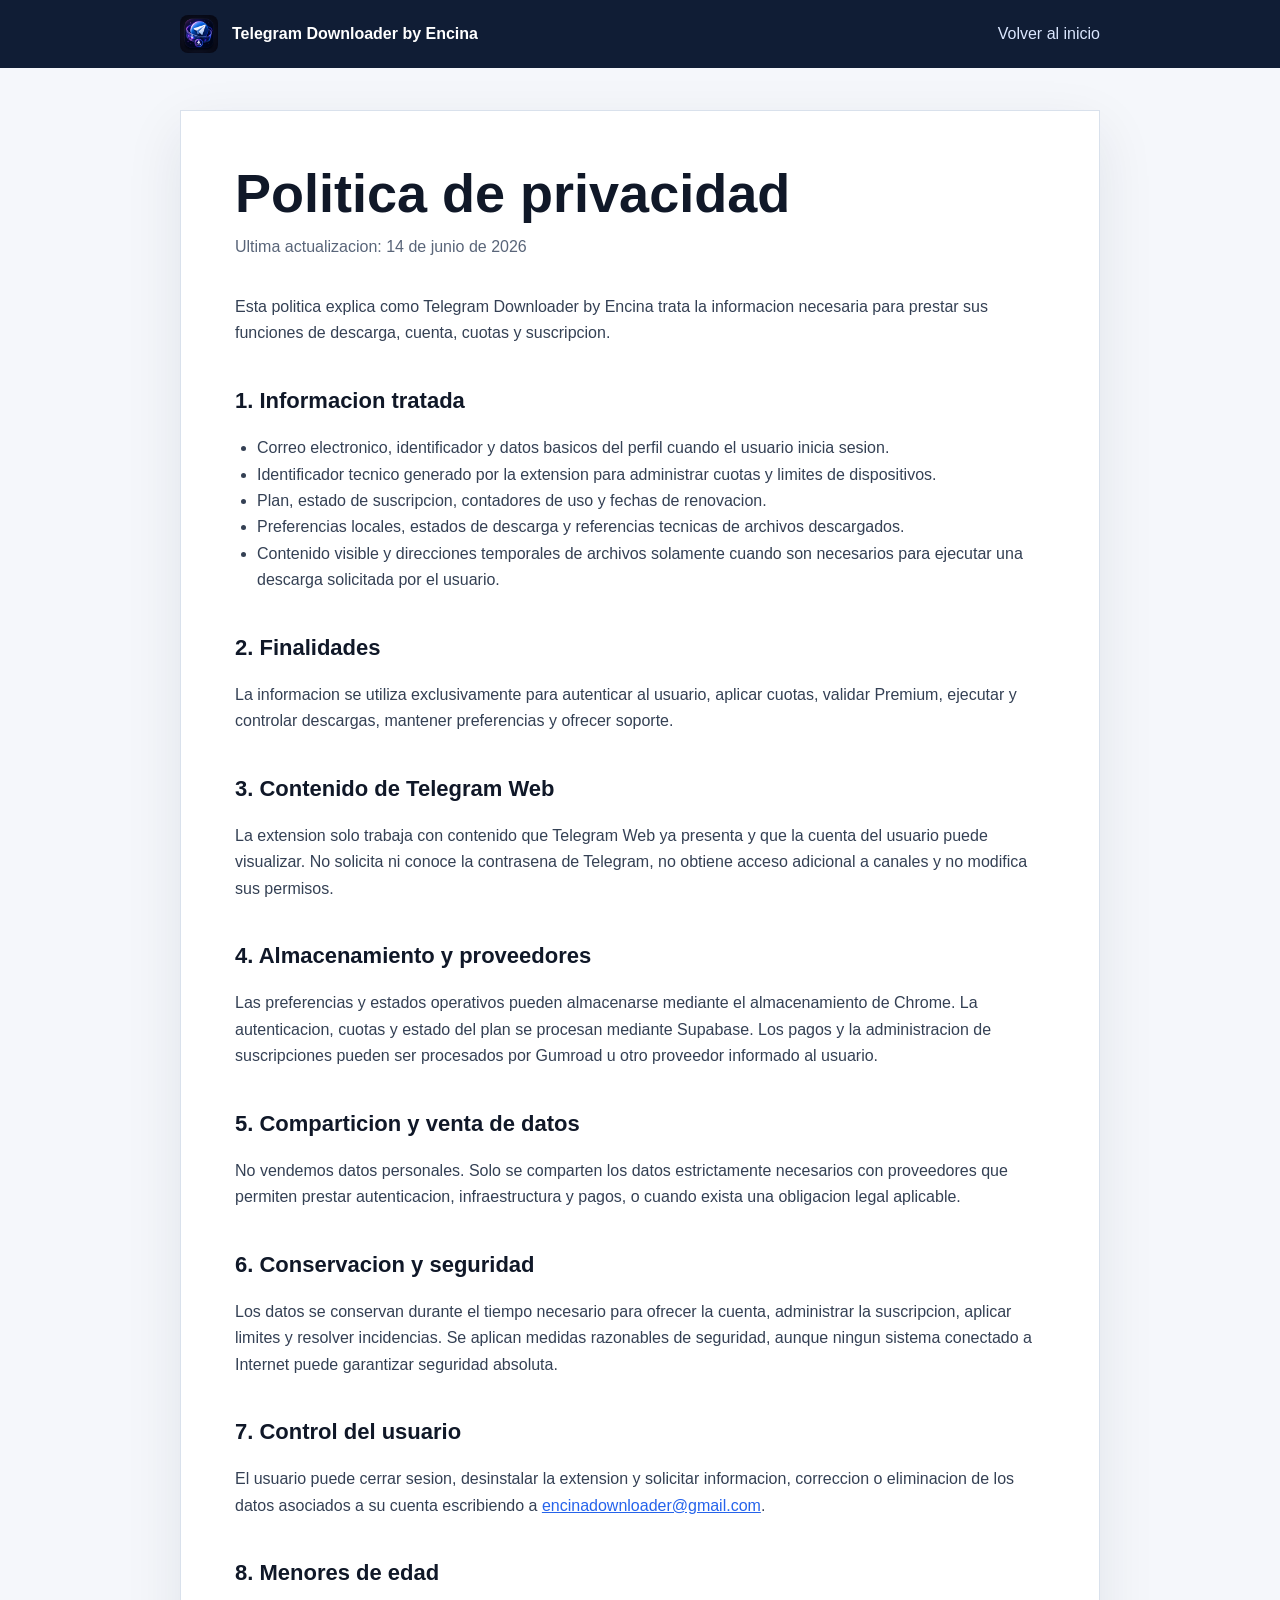
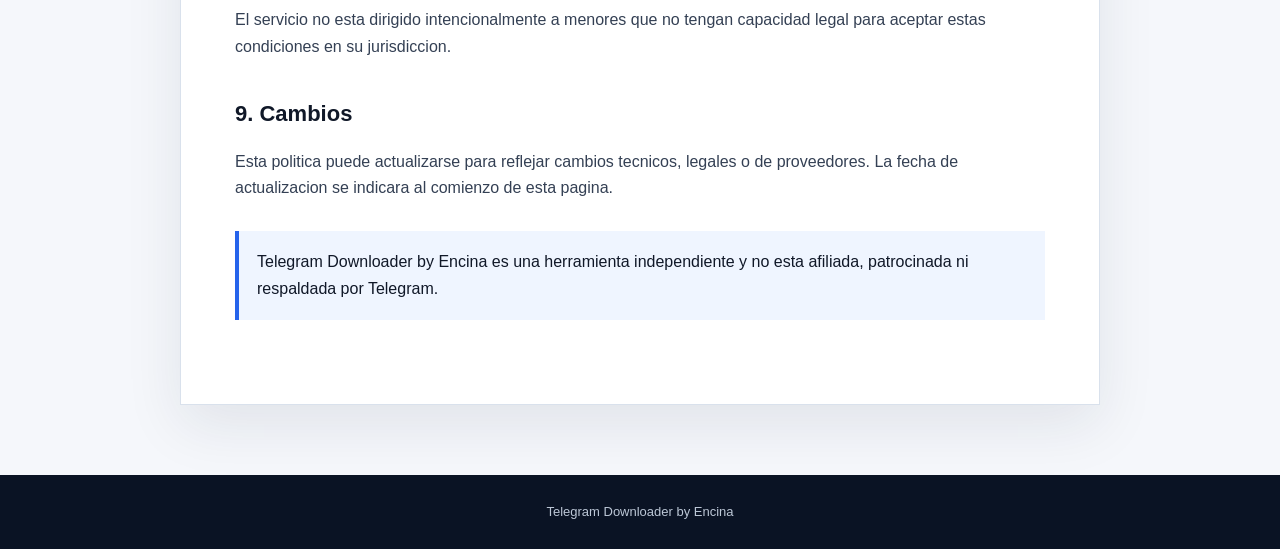
<file: privacy.html>
<!doctype html>
<html lang="es">
<head>
  <meta charset="utf-8">
  <meta name="viewport" content="width=device-width, initial-scale=1">
  <meta name="description" content="Politica de privacidad de Telegram Downloader by Encina.">
  <title>Privacidad | Telegram Downloader by Encina</title>
  <link rel="icon" href="assets/icon.png">
  <link rel="stylesheet" href="legal.css">
</head>
<body>
  <header class="legal-header">
    <img src="assets/icon.png" alt="">
    <strong>Telegram Downloader by Encina</strong>
    <a href="index.html">Volver al inicio</a>
  </header>
  <main class="legal-main">
    <h1>Politica de privacidad</h1>
    <p class="updated">Ultima actualizacion: 14 de junio de 2026</p>

    <p>Esta politica explica como Telegram Downloader by Encina trata la informacion necesaria para prestar sus funciones de descarga, cuenta, cuotas y suscripcion.</p>

    <h2>1. Informacion tratada</h2>
    <ul>
      <li>Correo electronico, identificador y datos basicos del perfil cuando el usuario inicia sesion.</li>
      <li>Identificador tecnico generado por la extension para administrar cuotas y limites de dispositivos.</li>
      <li>Plan, estado de suscripcion, contadores de uso y fechas de renovacion.</li>
      <li>Preferencias locales, estados de descarga y referencias tecnicas de archivos descargados.</li>
      <li>Contenido visible y direcciones temporales de archivos solamente cuando son necesarios para ejecutar una descarga solicitada por el usuario.</li>
    </ul>

    <h2>2. Finalidades</h2>
    <p>La informacion se utiliza exclusivamente para autenticar al usuario, aplicar cuotas, validar Premium, ejecutar y controlar descargas, mantener preferencias y ofrecer soporte.</p>

    <h2>3. Contenido de Telegram Web</h2>
    <p>La extension solo trabaja con contenido que Telegram Web ya presenta y que la cuenta del usuario puede visualizar. No solicita ni conoce la contrasena de Telegram, no obtiene acceso adicional a canales y no modifica sus permisos.</p>

    <h2>4. Almacenamiento y proveedores</h2>
    <p>Las preferencias y estados operativos pueden almacenarse mediante el almacenamiento de Chrome. La autenticacion, cuotas y estado del plan se procesan mediante Supabase. Los pagos y la administracion de suscripciones pueden ser procesados por Gumroad u otro proveedor informado al usuario.</p>

    <h2>5. Comparticion y venta de datos</h2>
    <p>No vendemos datos personales. Solo se comparten los datos estrictamente necesarios con proveedores que permiten prestar autenticacion, infraestructura y pagos, o cuando exista una obligacion legal aplicable.</p>

    <h2>6. Conservacion y seguridad</h2>
    <p>Los datos se conservan durante el tiempo necesario para ofrecer la cuenta, administrar la suscripcion, aplicar limites y resolver incidencias. Se aplican medidas razonables de seguridad, aunque ningun sistema conectado a Internet puede garantizar seguridad absoluta.</p>

    <h2>7. Control del usuario</h2>
    <p>El usuario puede cerrar sesion, desinstalar la extension y solicitar informacion, correccion o eliminacion de los datos asociados a su cuenta escribiendo a <a href="mailto:encinadownloader@gmail.com">encinadownloader@gmail.com</a>.</p>

    <h2>8. Menores de edad</h2>
    <p>El servicio no esta dirigido intencionalmente a menores que no tengan capacidad legal para aceptar estas condiciones en su jurisdiccion.</p>

    <h2>9. Cambios</h2>
    <p>Esta politica puede actualizarse para reflejar cambios tecnicos, legales o de proveedores. La fecha de actualizacion se indicara al comienzo de esta pagina.</p>

    <div class="legal-note">Telegram Downloader by Encina es una herramienta independiente y no esta afiliada, patrocinada ni respaldada por Telegram.</div>
  </main>
  <footer class="legal-footer">Telegram Downloader by Encina</footer>
</body>
</html>
</file>
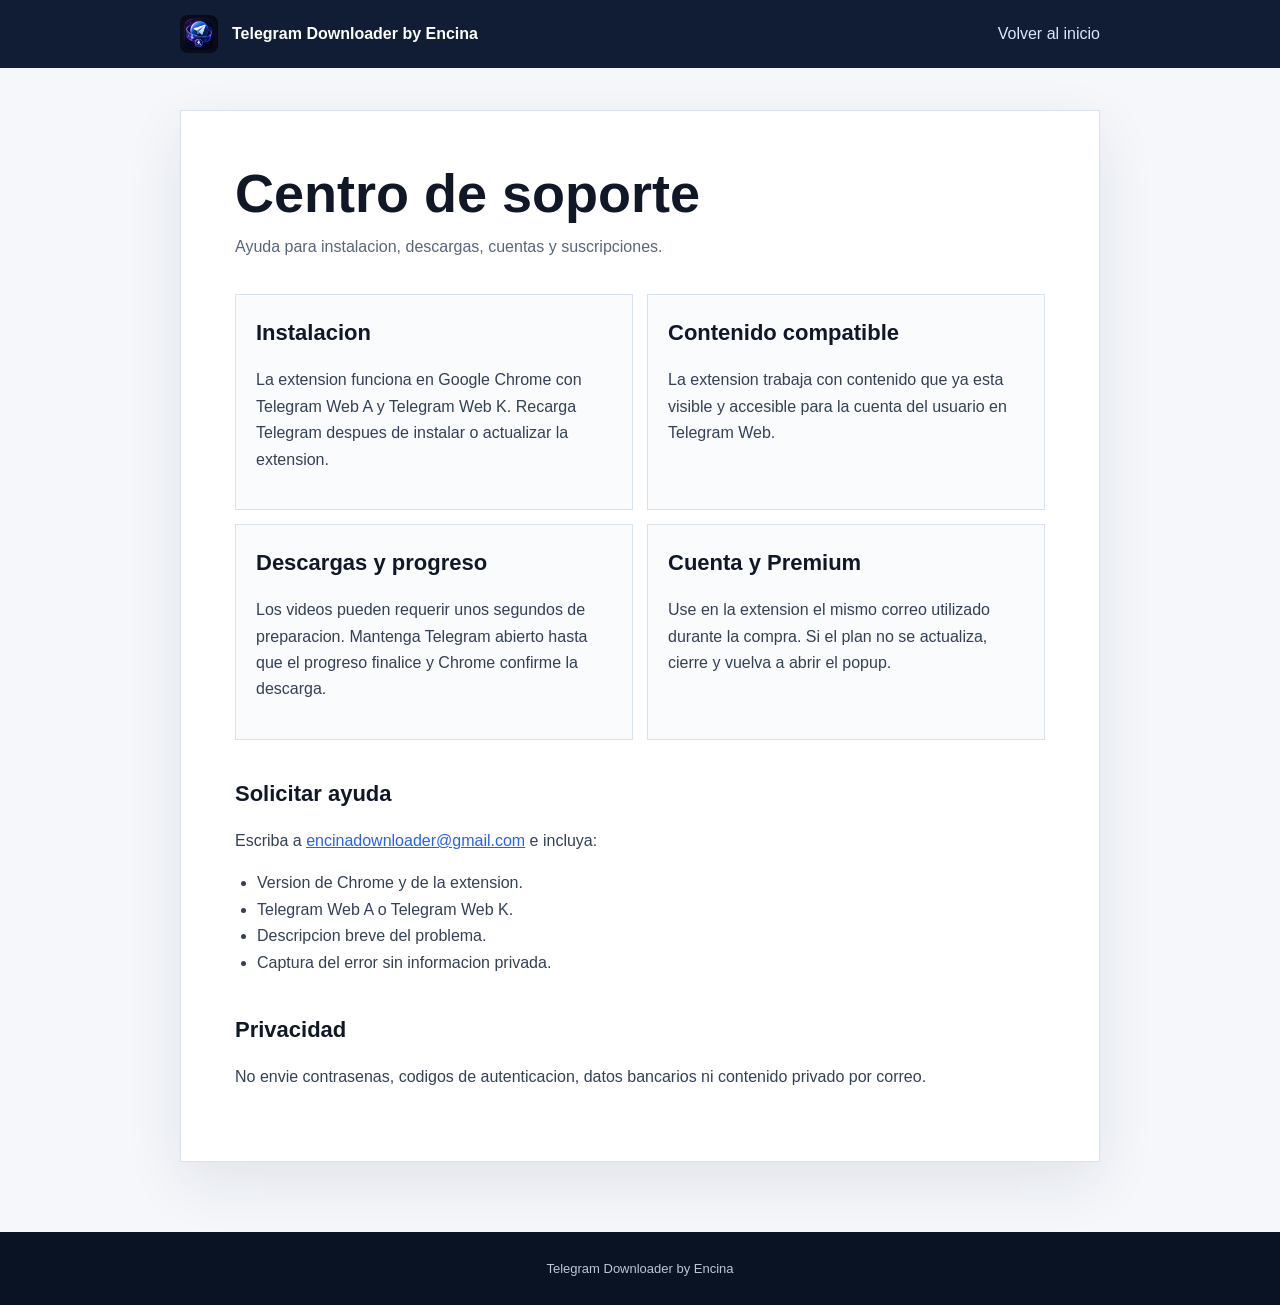
<file: support.html>
<!doctype html>
<html lang="es">
<head>
  <meta charset="utf-8">
  <meta name="viewport" content="width=device-width, initial-scale=1">
  <meta name="description" content="Soporte para Telegram Downloader by Encina.">
  <title>Soporte | Telegram Downloader by Encina</title>
  <link rel="icon" href="assets/icon.png">
  <link rel="stylesheet" href="legal.css">
</head>
<body>
  <header class="legal-header">
    <img src="assets/icon.png" alt="">
    <strong>Telegram Downloader by Encina</strong>
    <a href="index.html">Volver al inicio</a>
  </header>
  <main class="legal-main">
    <h1>Centro de soporte</h1>
    <p class="updated">Ayuda para instalacion, descargas, cuentas y suscripciones.</p>

    <div class="support-grid">
      <article>
        <h2>Instalacion</h2>
        <p>La extension funciona en Google Chrome con Telegram Web A y Telegram Web K. Recarga Telegram despues de instalar o actualizar la extension.</p>
      </article>
      <article>
        <h2>Contenido compatible</h2>
        <p>La extension trabaja con contenido que ya esta visible y accesible para la cuenta del usuario en Telegram Web.</p>
      </article>
      <article>
        <h2>Descargas y progreso</h2>
        <p>Los videos pueden requerir unos segundos de preparacion. Mantenga Telegram abierto hasta que el progreso finalice y Chrome confirme la descarga.</p>
      </article>
      <article>
        <h2>Cuenta y Premium</h2>
        <p>Use en la extension el mismo correo utilizado durante la compra. Si el plan no se actualiza, cierre y vuelva a abrir el popup.</p>
      </article>
    </div>

    <h2>Solicitar ayuda</h2>
    <p>Escriba a <a href="mailto:encinadownloader@gmail.com?subject=Soporte%20Telegram%20Downloader%20by%20Encina">encinadownloader@gmail.com</a> e incluya:</p>
    <ul>
      <li>Version de Chrome y de la extension.</li>
      <li>Telegram Web A o Telegram Web K.</li>
      <li>Descripcion breve del problema.</li>
      <li>Captura del error sin informacion privada.</li>
    </ul>

    <h2>Privacidad</h2>
    <p>No envie contrasenas, codigos de autenticacion, datos bancarios ni contenido privado por correo.</p>
  </main>
  <footer class="legal-footer">Telegram Downloader by Encina</footer>
</body>
</html>
</file>
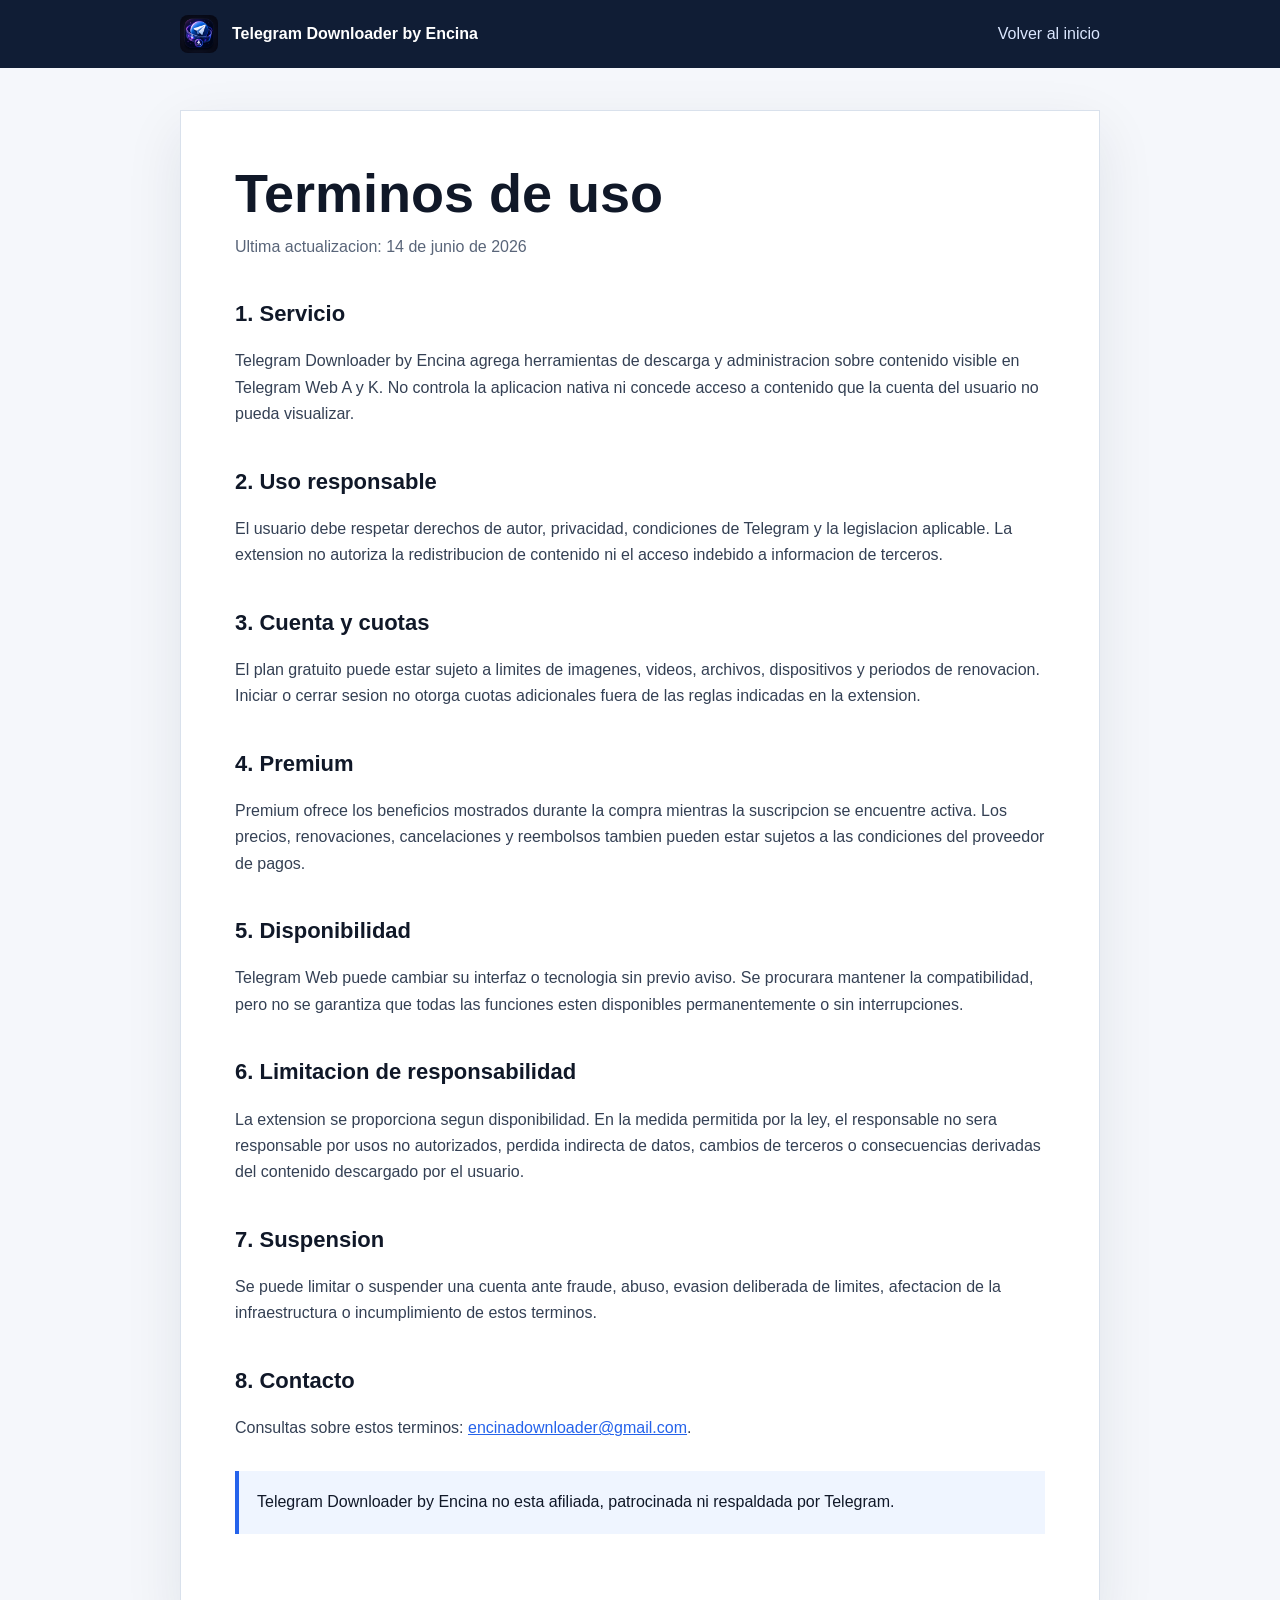
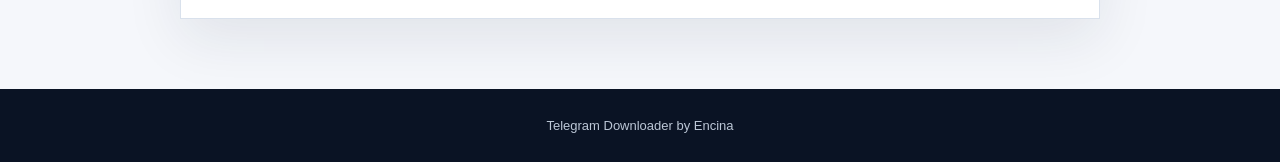
<file: terms.html>
<!doctype html>
<html lang="es">
<head>
  <meta charset="utf-8">
  <meta name="viewport" content="width=device-width, initial-scale=1">
  <meta name="description" content="Terminos de uso de Telegram Downloader by Encina.">
  <title>Terminos | Telegram Downloader by Encina</title>
  <link rel="icon" href="assets/icon.png">
  <link rel="stylesheet" href="legal.css">
</head>
<body>
  <header class="legal-header">
    <img src="assets/icon.png" alt="">
    <strong>Telegram Downloader by Encina</strong>
    <a href="index.html">Volver al inicio</a>
  </header>
  <main class="legal-main">
    <h1>Terminos de uso</h1>
    <p class="updated">Ultima actualizacion: 14 de junio de 2026</p>

    <h2>1. Servicio</h2>
    <p>Telegram Downloader by Encina agrega herramientas de descarga y administracion sobre contenido visible en Telegram Web A y K. No controla la aplicacion nativa ni concede acceso a contenido que la cuenta del usuario no pueda visualizar.</p>

    <h2>2. Uso responsable</h2>
    <p>El usuario debe respetar derechos de autor, privacidad, condiciones de Telegram y la legislacion aplicable. La extension no autoriza la redistribucion de contenido ni el acceso indebido a informacion de terceros.</p>

    <h2>3. Cuenta y cuotas</h2>
    <p>El plan gratuito puede estar sujeto a limites de imagenes, videos, archivos, dispositivos y periodos de renovacion. Iniciar o cerrar sesion no otorga cuotas adicionales fuera de las reglas indicadas en la extension.</p>

    <h2>4. Premium</h2>
    <p>Premium ofrece los beneficios mostrados durante la compra mientras la suscripcion se encuentre activa. Los precios, renovaciones, cancelaciones y reembolsos tambien pueden estar sujetos a las condiciones del proveedor de pagos.</p>

    <h2>5. Disponibilidad</h2>
    <p>Telegram Web puede cambiar su interfaz o tecnologia sin previo aviso. Se procurara mantener la compatibilidad, pero no se garantiza que todas las funciones esten disponibles permanentemente o sin interrupciones.</p>

    <h2>6. Limitacion de responsabilidad</h2>
    <p>La extension se proporciona segun disponibilidad. En la medida permitida por la ley, el responsable no sera responsable por usos no autorizados, perdida indirecta de datos, cambios de terceros o consecuencias derivadas del contenido descargado por el usuario.</p>

    <h2>7. Suspension</h2>
    <p>Se puede limitar o suspender una cuenta ante fraude, abuso, evasion deliberada de limites, afectacion de la infraestructura o incumplimiento de estos terminos.</p>

    <h2>8. Contacto</h2>
    <p>Consultas sobre estos terminos: <a href="mailto:encinadownloader@gmail.com">encinadownloader@gmail.com</a>.</p>

    <div class="legal-note">Telegram Downloader by Encina no esta afiliada, patrocinada ni respaldada por Telegram.</div>
  </main>
  <footer class="legal-footer">Telegram Downloader by Encina</footer>
</body>
</html>
</file>
<file: legal.css>
:root {
  --ink: #101828;
  --navy: #101d35;
  --blue: #2563eb;
  --paper: #f5f7fb;
  --line: #d9e1ec;
  --muted: #596579;
  --white: #ffffff;
}

* { box-sizing: border-box; }
body {
  margin: 0;
  background: var(--paper);
  color: var(--ink);
  font-family: Inter, "Segoe UI", Arial, sans-serif;
  line-height: 1.65;
}
a { color: var(--blue); }
.legal-header {
  min-height: 68px;
  display: flex;
  align-items: center;
  gap: 14px;
  padding: 12px max(20px, calc((100vw - 920px) / 2));
  background: var(--navy);
  color: var(--white);
}
.legal-header img { width: 38px; height: 38px; border-radius: 8px; }
.legal-header strong { margin-right: auto; }
.legal-header a { color: #dbe7ff; text-decoration: none; }
.legal-main {
  width: min(920px, calc(100% - 32px));
  margin: 42px auto 70px;
  padding: clamp(24px, 5vw, 54px);
  border: 1px solid var(--line);
  background: var(--white);
  box-shadow: 0 20px 55px rgba(17, 30, 54, .09);
}
.legal-main h1 {
  margin: 0;
  font-size: clamp(34px, 6vw, 54px);
  line-height: 1.05;
}
.legal-main .updated { margin: 12px 0 34px; color: var(--muted); }
.legal-main h2 { margin: 36px 0 10px; font-size: 22px; }
.legal-main p, .legal-main li { color: #344054; }
.legal-main ul { padding-left: 22px; }
.legal-note {
  margin: 30px 0;
  padding: 18px;
  border-left: 4px solid var(--blue);
  background: #eff5ff;
}
.support-grid {
  display: grid;
  grid-template-columns: repeat(2, minmax(0, 1fr));
  gap: 14px;
  margin-top: 26px;
}
.support-grid article {
  padding: 20px;
  border: 1px solid var(--line);
  background: #f9fbfd;
}
.support-grid h2 { margin-top: 0; }
.legal-footer {
  padding: 26px 18px;
  background: #0a1324;
  color: #bcc7d6;
  text-align: center;
  font-size: 13px;
}
@media (max-width: 620px) {
  .legal-header { min-height: 60px; }
  .legal-main { margin-top: 22px; padding: 24px 20px; }
  .support-grid { grid-template-columns: 1fr; }
}
</file>
